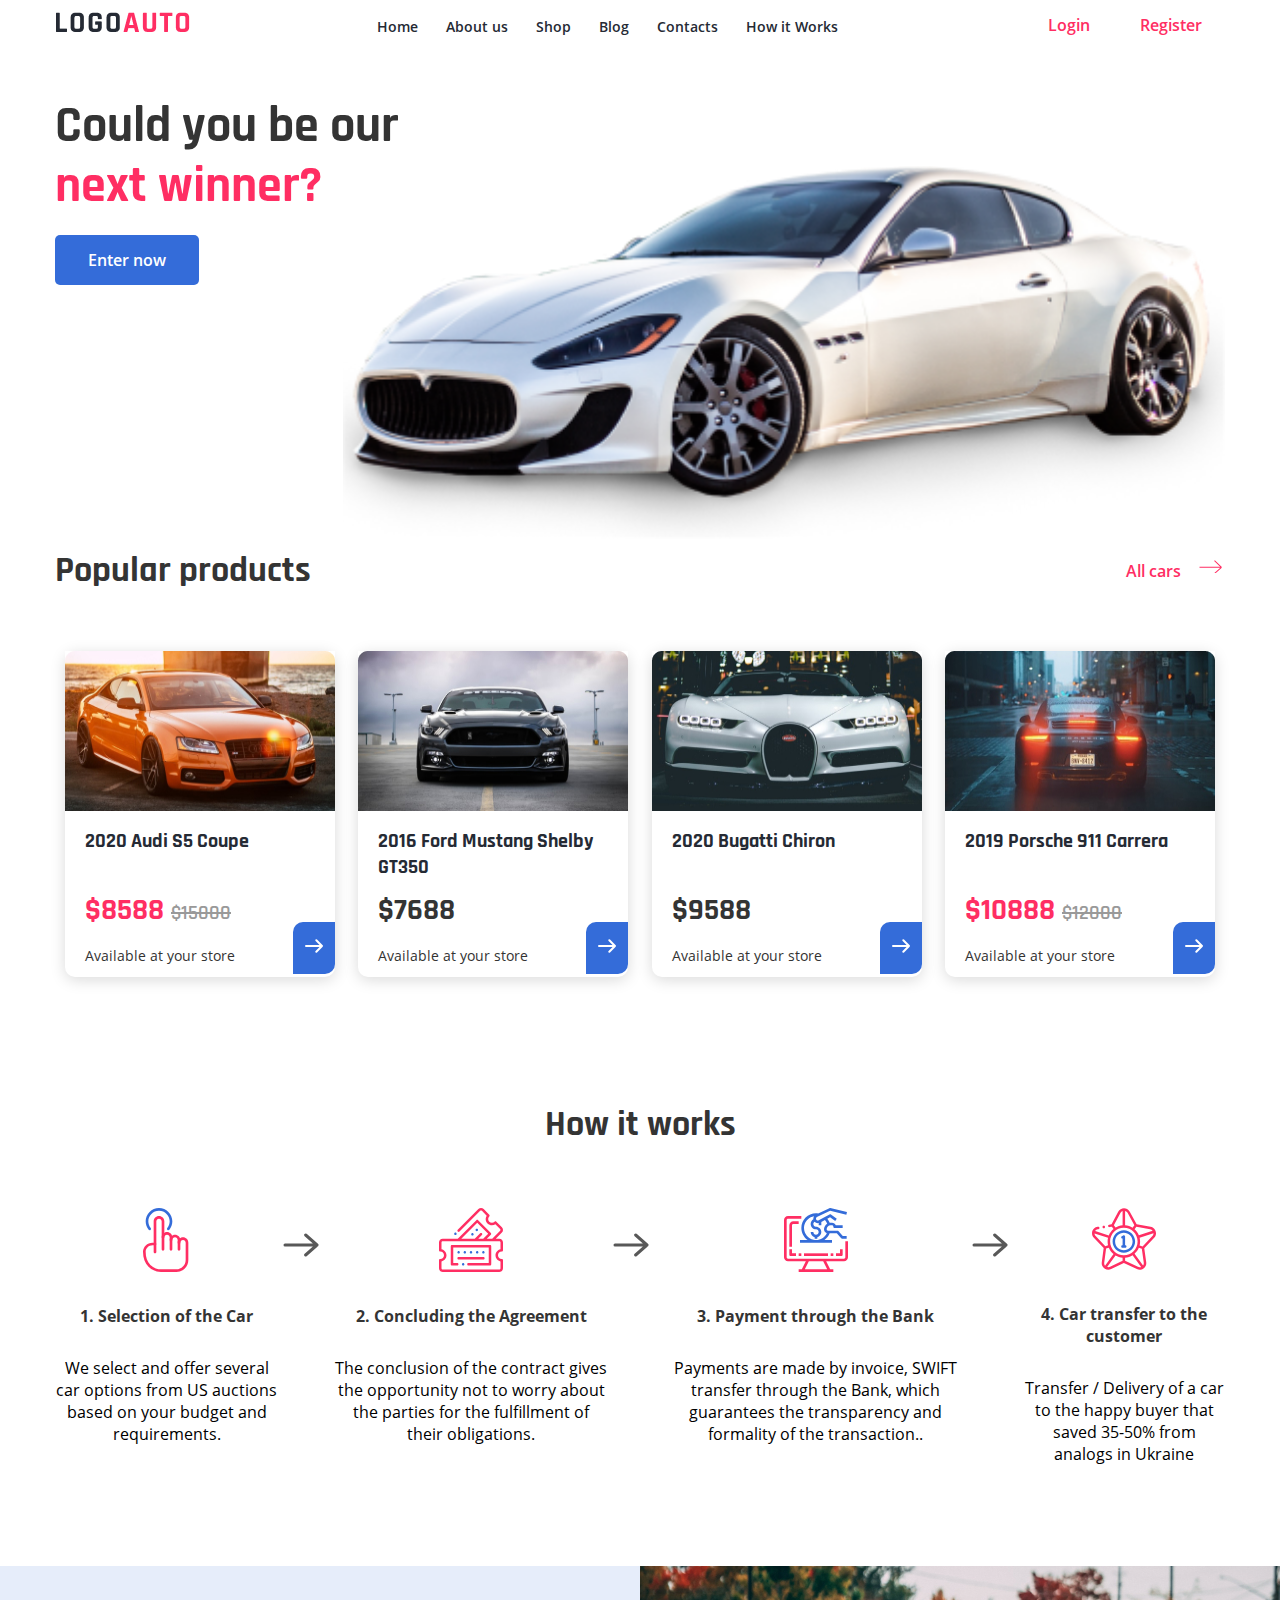
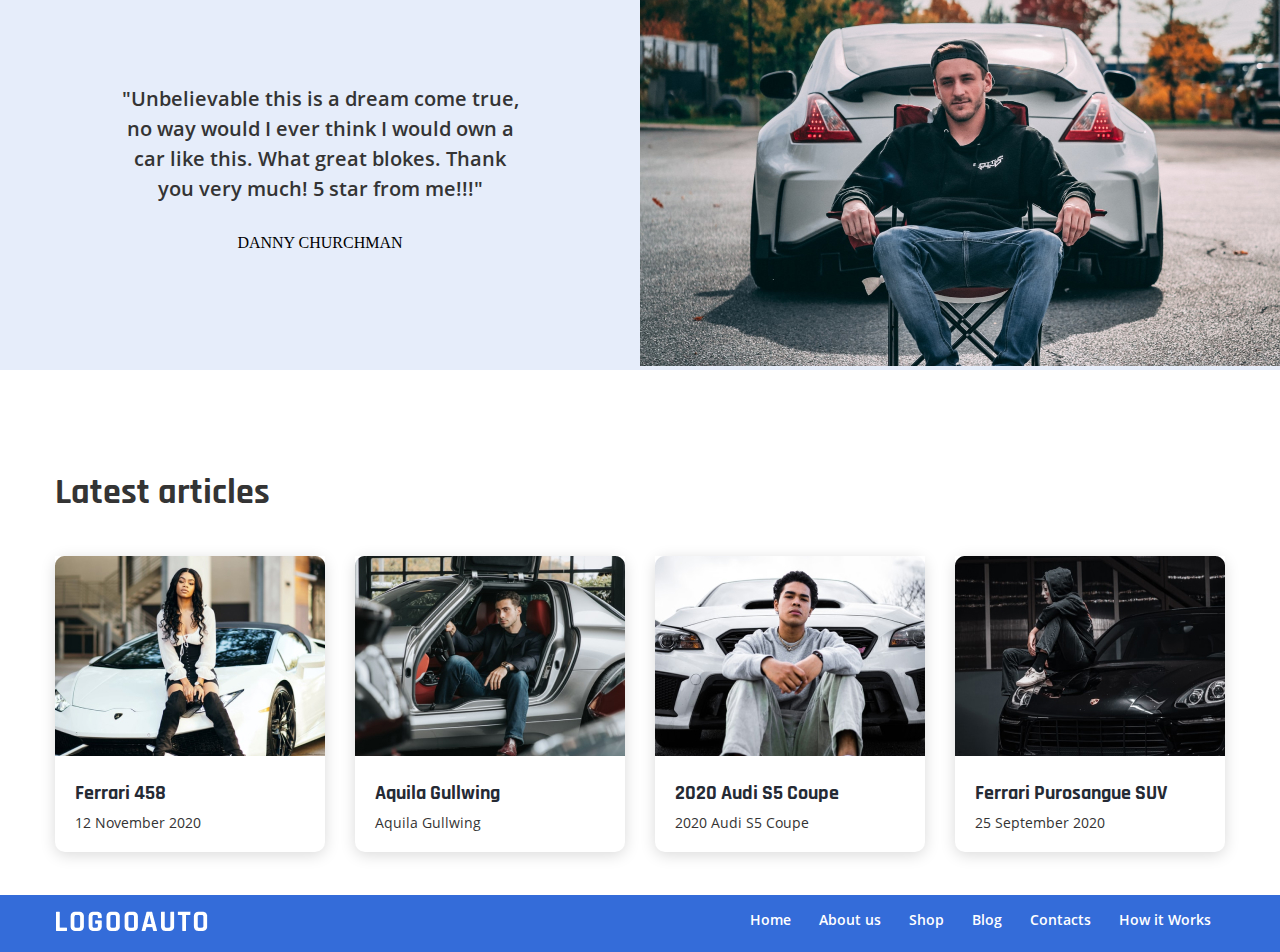
<file: app/index.html>
<!DOCTYPE html>
<html lang="en">

<head>
    <meta charset="UTF-8">
    <meta http-equiv="X-UA-Compatible" content="IE=edge">
    <meta name="viewport" content="width=device-width, initial-scale=1.0">
    <link rel="icon" href="favicon.png">
    <link rel="stylesheet" href="css/main.css">
    <title>LogoAuto</title>
</head>

<body>
    <div class="page-wrapper">
        <header class="header">
            <div class="container">
                <div class="header__content flex flex_space-between flex_align-end">
                    <a href="/"><img class="logo header__logo" src="assets/images/LOGOAuto.png" alt="logo"></a>
                    <nav class="nav header__nav">
                        <ul class="nav__items flex flex_space-between">
                            <li class="nav__item"><a class="nav__item-link" href="index.html">Home</a></li>
                            <li class="nav__item"><a class="nav__item-link" href="#">About us</a></li>
                            <li class="nav__item"><a class="nav__item-link" href="shop.html">Shop</a></li>
                            <li class="nav__item"><a class="nav__item-link" href="#">Blog</a></li>
                            <li class="nav__item"><a class="nav__item-link" href="#">Contacts</a></li>
                            <li class="nav__item"><a class="nav__item-link" href="#">How it Works</a></li>
                        </ul>
                    </nav>
                    <div class="auth-block">
                        <a class="button auth-block__button" href="login.html">Login</a>
                        <a class="button auth-block__button" href="register.html">Register</a>
                    </div>
                </div>
            </div>
        </header>
        <main>
            <section class="banner">
                <div class="container">
                    <div class="flex flex_space-between">
                        <div class="banner__content">
                            <h1 class="title title_big banner__title">
                                Could you be our <span class="title title_big title_red">next winner?</span>
                            </h1>
                            <div class="banner__button">
                                <a class="button button_mariner banner__btn" href="#">Enter now</a>
                            </div>
                        </div>
                        <div class="banner__content-img position_relative">
                            <img class="banner__img position_absolute" src="assets/images/banner-img.png" alt="car">
                        </div>
                    </div>
                </div>
            </section>
            <section class="products">
                <div class="container">
                    <div class="products__content flex flex_space-between">
                        <h2 class="title products__title">
                            Popular products
                        </h2>
                        <div class="flex_self-center">
                            <a class="products__link title_red position_relative" href="#">All cars</a>
                        </div>
                    </div>
                    <div class="product__inner flex flex_space-between flex_wrap">
                        <article class="product">
                            <div class="product__box">
                                <img class="product__img" src="assets/images/product-audi.jpg" alt="audi">
                                <div class="product__content position_relative">
                                    <h5 class="title product__title product__title_height">
                                        2020 Audi S5 Coupe
                                    </h5>
                                    <p class="title title_red product__price">
                                        $8588 <span class="product__price-old line-through">$15000</span>
                                    </p>
                                    <p class="product__text">
                                        Available at your store
                                    </p>
                                    <div class="product__arrow position_absolute">
                                        <a class="product__arrow-link" href="#"><img
                                                src="assets/icons/arrow-r-white.svg" alt="arrow"></a>
                                    </div>
                                </div>
                            </div>
                        </article>
                        <article class="product">
                            <div class="product__box">
                                <img class="product__img" src="assets/images/product-ford.jpg" alt="bugatti">
                                <div class="product__content position_relative">
                                    <h5 class="title product__title product__title_height">
                                        2016 Ford Mustang Shelby GT350
                                    </h5>
                                    <p class="title product__price">
                                        $7688
                                    </p>
                                    <p class="product__text">
                                        Available at your store
                                    </p>
                                    <div class="product__arrow position_absolute">
                                        <a class="product__arrow-link" href="#"><img
                                                src="assets/icons/arrow-r-white.svg" alt="arrow"></a>
                                    </div>
                                </div>
                            </div>
                        </article>
                        <article class="product">
                            <div class="product__box">
                                <img class="product__img" src="assets/images/product-bugatti.jpg" alt="ford">
                                <div class="product__content position_relative">
                                    <h5 class="title product__title product__title_height">
                                        2020 Bugatti Chiron
                                    </h5>
                                    <p class="title product__price">
                                        $9588
                                    </p>
                                    <p class="product__text">
                                        Available at your store
                                    </p>
                                    <div class="product__arrow position_absolute">
                                        <a class="product__arrow-link" href="#"><img
                                                src="assets/icons/arrow-r-white.svg" alt="arrow"></a>
                                    </div>
                                </div>
                            </div>
                        </article>
                        <article class="product">
                            <div class="product__box">
                                <img class="product__img" src="assets/images/product-porshe.jpg" alt="porshe">
                                <div class="product__content position_relative">
                                    <h5 class="title product__title product__title_height">
                                        2019 Porsche 911 Carrera
                                    </h5>
                                    <p class="title title_red product__price">
                                        $10888 <span class="product__price-old line-through">$12000</span>
                                    </p>
                                    <p class="product__text">
                                        Available at your store
                                    </p>
                                    <div class="product__arrow position_absolute">
                                        <a class="product__arrow-link" href="#"><img
                                                src="assets/icons/arrow-r-white.svg" alt="arrow"></a>
                                    </div>
                                </div>
                            </div>
                        </article>
                    </div>
                </div>
            </section>
            <section class="work">
                <div class="container">
                    <h2 class="title products__title text-center work__title">
                        How it works
                    </h2>
                    <div class="work__items flex flex_space-between">
                        <div class="work__item text-center">
                            <img class="work__item-img" src="assets/images/work-finger.svg" alt="choose">
                            <h5 class="work__item-title">1. Selection of the Car</h5>
                            <p class="work__item-text"> We select and offer several car options from US auctions based
                                on
                                your budget and requirements.</p>
                        </div>
                        <div class="work__item text-center">
                            <img class="work__item-img" src="assets/images/work-ticket.svg" alt="ticket">
                            <h5 class="work__item-title">2. Concluding the Agreement</h5>
                            <p class="work__item-text"> The conclusion of the contract gives the opportunity not to
                                worry
                                about the parties for the fulfillment of their obligations.</p>
                        </div>
                        <div class="work__item text-center">
                            <img class="work__item-img" src="assets/images/work-pay.svg" alt="pay">
                            <h5 class="work__item-title">3. Payment through the Bank</h5>
                            <p class="work__item-text"> Payments are made by invoice, SWIFT transfer through the Bank,
                                which
                                guarantees the transparency and formality of the transaction..</p>
                        </div>
                        <div class="work__item text-center">
                            <img class="work__item-img" src="assets/images/work-finish.svg" alt="finish">
                            <h5 class="work__item-title">4. Car transfer to the customer</h5>
                            <p class="work__item-text"> Transfer / Delivery of a car to the happy buyer that saved
                                35-50%
                                from analogs in Ukraine</p>
                        </div>
                    </div>
                </div>
            </section>
            <section class="comment">
                <div class="comment__inner flex flex_space-between">
                    <div class="comment__content flex_center flex_self-center text-center">
                        <p class="comment__content-text">
                            "Unbelievable this is a dream come true, no way would I ever think I would own a car like
                            this.
                            What great blokes. Thank you very much! 5 star from me!!!"
                        </p>
                        <p class="comment__content-author uppercase">Danny Churchman</p>
                    </div>
                    <div class="comment__img flex_basis-50">
                        <img src="assets/images/comment-img.jpg" alt="buyer">
                    </div>
                </div>
            </section>
            <section class="articles">
                <div class="container">
                    <h2 class="title articles__title">
                        Latest articles
                    </h2>
                    <div class="articles__description flex flex_space-between">
                        <article class="articles__content flex_basis-25">
                            <img class="articles__content-img" src="assets/images/articles-1.jpg" alt="porshe">
                            <div class="articles__inner">
                                <h5 class="title articles__inner-title">
                                    Ferrari 458
                                </h5>
                                <div class="product__text articles__inner-text">
                                    12 November 2020
                                </div>
                            </div>
                        </article>
                        <article class="articles__content flex_basis-25">
                            <img class="articles__content-img" src="assets/images/articles-2.jpg" alt="porshe">
                            <div class="articles__inner">
                                <h5 class="title articles__inner-title">
                                    Aquila Gullwing
                                </h5>
                                <div class="product__text articles__inner-text">
                                    Aquila Gullwing
                                </div>
                            </div>
                        </article>
                        <article class="articles__content flex_basis-25">
                            <img class="articles__content-img" src="assets/images/articles-3.jpg" alt="porshe">
                            <div class="articles__inner">
                                <h5 class="title articles__inner-title">
                                    2020 Audi S5 Coupe
                                </h5>
                                <div class="product__text articles__inner-text">
                                    2020 Audi S5 Coupe
                                </div>
                            </div>
                        </article>
                        <article class="articles__content flex_basis-25">
                            <img class="articles__content-img" src="assets/images/articles-4.jpg" alt="porshe">
                            <div class="articles__inner">
                                <h5 class="title articles__inner-title">
                                    Ferrari Purosangue SUV
                                </h5>
                                <div class="product__text articles__inner-text">
                                    25 September 2020
                                </div>
                            </div>
                        </article>
                    </div>
                </div>
            </section>
        </main>
        <footer class="footer">
            <div class="container">
                <div class="footer__inner flex flex_space-between">
                    <a href="#"><img class="logo footer__logo" src="assets/images/Logo-footer.png" alt="logo"></a>
                    <nav class="nav">
                        <ul class="nav__items flex flex_space-between footer__nav">
                            <li class="nav__item"><a class="nav__item-link nav__item-link-footer" href="#">Home</a>
                            </li>
                            <li class="nav__item"><a class="nav__item-link nav__item-link-footer" href="#">About
                                    us</a>
                            </li>
                            <li class="nav__item"><a class="nav__item-link nav__item-link-footer"
                                    href="shop.html">Shop</a>
                            </li>
                            <li class="nav__item"><a class="nav__item-link nav__item-link-footer" href="#">Blog</a>
                            </li>
                            <li class="nav__item"><a class="nav__item-link nav__item-link-footer" href="#">Contacts</a>
                            </li>
                            <li class="nav__item"><a class="nav__item-link nav__item-link-footer" href="#">How it
                                    Works</a></li>
                        </ul>
                    </nav>
                </div>
            </div>
        </footer>
    </div>
</body>

</html>
</file>
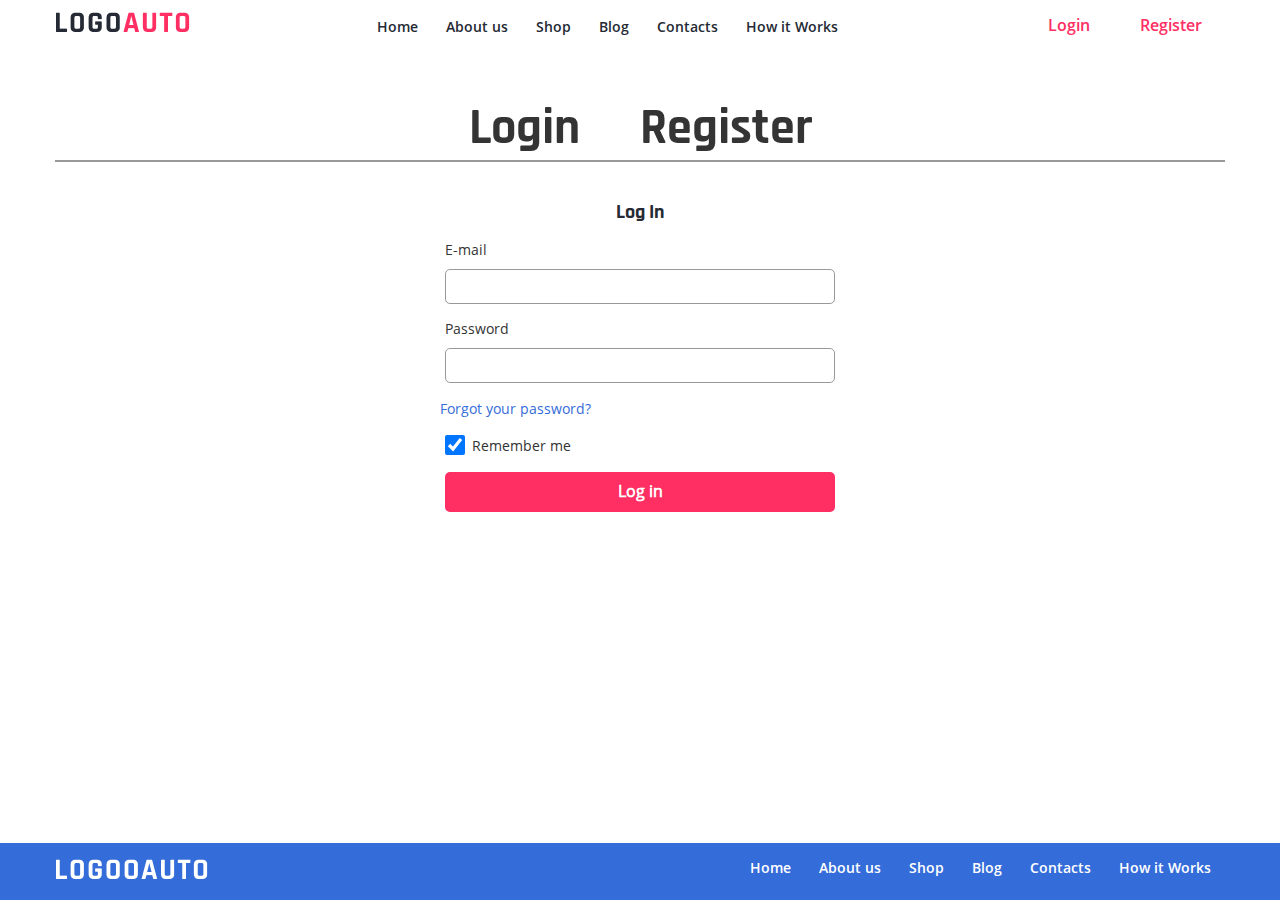
<file: app/login.html>
<!DOCTYPE html>
<html lang="en">

<head>
    <meta charset="UTF-8">
    <meta http-equiv="X-UA-Compatible" content="IE=edge">
    <meta name="viewport" content="width=device-width, initial-scale=1.0">
    <link rel="icon" href="favicon.png">
    <link rel="stylesheet" href="css/main.css">
    <title>LogoAuto</title>
</head>

<body>
    <div class="page-wrapper">
        <header class="header">
            <div class="container">
                <div class="header__content flex flex_space-between flex_align-end">
                    <a href="index.html"><img class="logo header__logo" src="assets/images/LOGOAuto.png" alt="logo"></a>
                    <nav class="nav header__nav">
                        <ul class="nav__items flex flex_space-between">
                            <li class="nav__item"><a class="nav__item-link" href="index.html">Home</a></li>
                            <li class="nav__item"><a class="nav__item-link" href="#">About us</a></li>
                            <li class="nav__item"><a class="nav__item-link" href="shop.html">Shop</a></li>
                            <li class="nav__item"><a class="nav__item-link" href="#">Blog</a></li>
                            <li class="nav__item"><a class="nav__item-link" href="#">Contacts</a></li>
                            <li class="nav__item"><a class="nav__item-link" href="#">How it Works</a></li>
                        </ul>
                    </nav>
                    <div class="auth-block">
                        <a class="button auth-block__button" href="login.html">Login</a>
                        <a class="button auth-block__button" href="register.html">Register</a>
                    </div>
                </div>
            </div>
        </header>
        <main>
            <div class="container">
                <div class="tabs">
                    <ul class="tabs__nav flex flex_center">
                        <li class="tabs__item">
                            <a class="tabs__link" href="#login">Login</a>
                        </li>
                        <li class="tabs__item">
                            <a class="tabs__link tabs__link--active" href="#register">Register</a>
                        </li>
                        <li class="tabs__devider"></li>
                    </ul>
                    <div class="tabs__body">
                        <div class="tabs__content" id="login">
                            <div class="tabs__title text-center">Log In</div>
                            <form class="flex flex_center" action="#" method="POST">
                                <div class="form__login">
                                    <div class="form__controls">
                                        <label class="form__login-title" for="mail">E-mail</label>
                                        <input class="form__input" minlength="5" type="email" name="email" required>
                                    </div>
                                    <div class="form__controls">
                                        <label class="form__login-title" for="password">Password</label>
                                        <input class="form__input" required type="password" name="Password"
                                            id="Password">
                                    </div>
                                    <div class="form__forgot">
                                        <a class="form__forgot-link" href="#">Forgot your password?</a>
                                    </div>
                                    <div class="form__controls form__controls_checkbox">
                                        <input class="form__input form__input-checkbox" checked type="checkbox"
                                            name="keep" id="keep">
                                        <label class="form__label form__label-checkbox" for="keep">
                                            Remember me
                                        </label>
                                    </div>
                                    <div class="form__controls form__controls-submit text-center">
                                        <button type="submit" class="form__button">Log in</button>
                                    </div>
                                </div>
                            </form>
                        </div>
                    </div>
                </div>
            </div>
        </main>
        <footer class="footer">
            <div class="container">
                <div class="footer__inner flex flex_space-between">
                    <a href="#"><img class="logo footer__logo" src="assets/images/Logo-footer.png" alt="logo"></a>
                    <nav class="nav">
                        <ul class="nav__items flex flex_space-between footer__nav">
                            <li class="nav__item"><a class="nav__item-link nav__item-link-footer" href="#">Home</a>
                            </li>
                            <li class="nav__item"><a class="nav__item-link nav__item-link-footer" href="#">About
                                    us</a>
                            </li>
                            <li class="nav__item"><a class="nav__item-link nav__item-link-footer"
                                    href="shop.html">Shop</a>
                            </li>
                            <li class="nav__item"><a class="nav__item-link nav__item-link-footer" href="#">Blog</a>
                            </li>
                            <li class="nav__item"><a class="nav__item-link nav__item-link-footer" href="#">Contacts</a>
                            </li>
                            <li class="nav__item"><a class="nav__item-link nav__item-link-footer" href="#">How it
                                    Works</a></li>
                        </ul>
                    </nav>
                </div>
            </div>
        </footer>
    </div>
</body>

</html>
</file>
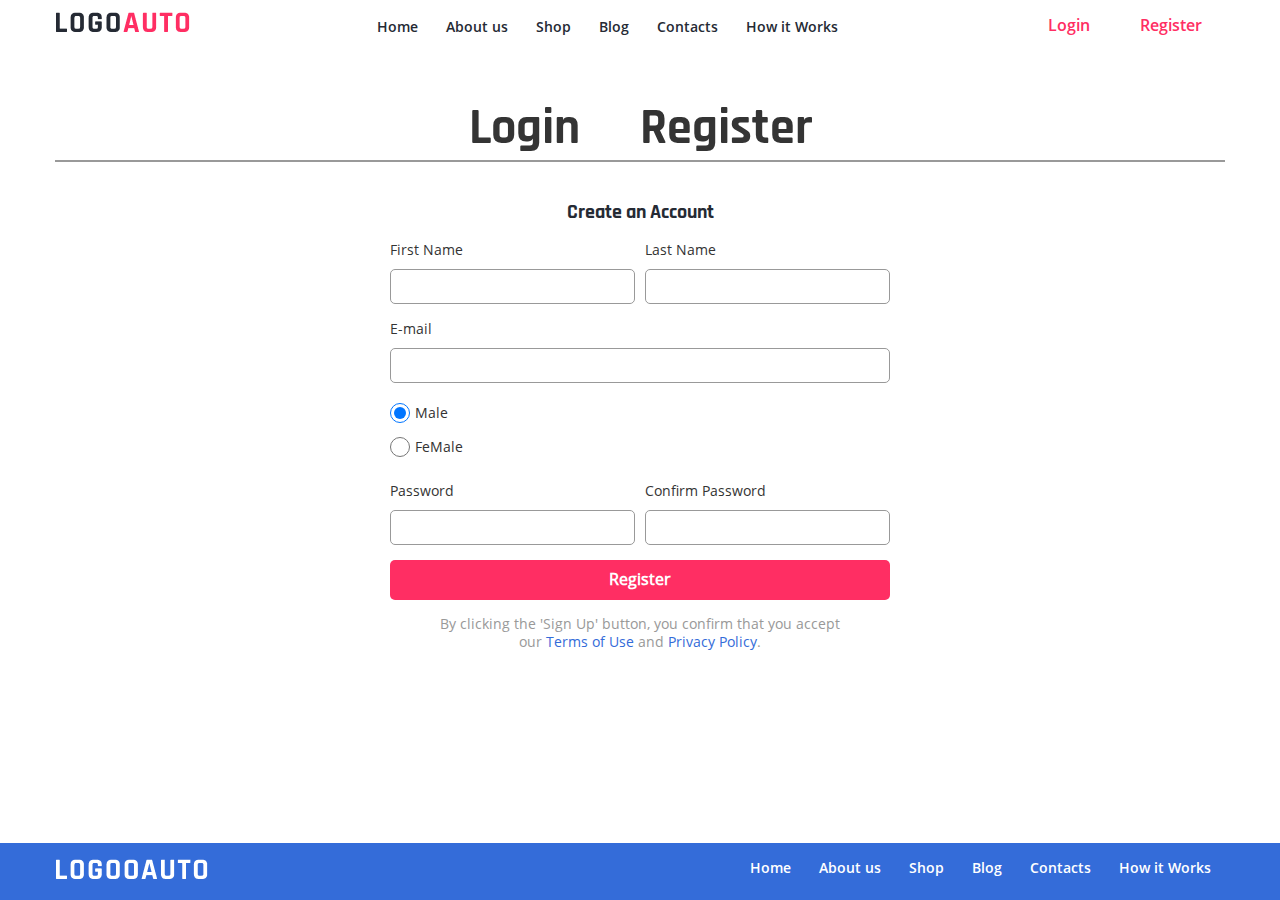
<file: app/register.html>
<!DOCTYPE html>
<html lang="en">

<head>
    <meta charset="UTF-8">
    <meta http-equiv="X-UA-Compatible" content="IE=edge">
    <meta name="viewport" content="width=device-width, initial-scale=1.0">
    <link rel="icon" href="favicon.png">
    <link rel="stylesheet" href="css/main.css">
    <title>LogoAuto</title>
</head>

<body>
    <div class="page-wrapper">
        <header class="header">
            <div class="container">
                <div class="header__content flex flex_space-between flex_align-end">
                    <a href="#"><img class="logo header__logo" src="assets/images/LOGOAuto.png" alt="logo"></a>
                    <nav class="nav header__nav">
                        <ul class="nav__items flex flex_space-between">
                            <li class="nav__item"><a class="nav__item-link" href="index.html">Home</a></li>
                            <li class="nav__item"><a class="nav__item-link" href="#">About us</a></li>
                            <li class="nav__item"><a class="nav__item-link" href="shop.html">Shop</a></li>
                            <li class="nav__item"><a class="nav__item-link" href="#">Blog</a></li>
                            <li class="nav__item"><a class="nav__item-link" href="#">Contacts</a></li>
                            <li class="nav__item"><a class="nav__item-link" href="#">How it Works</a></li>
                        </ul>
                    </nav>
                    <div class="auth-block">
                        <a class="button auth-block__button" href="login.html">Login</a>
                        <a class="button auth-block__button" href="register.html">Register</a>
                    </div>
                </div>
            </div>
        </header>
        <main>
            <div class="container">
                <div class="tabs">
                    <ul class="tabs__nav flex flex_center">
                        <li class="tabs__item">
                            <a class="tabs__link" href="#login">Login</a>
                        </li>
                        <li class="tabs__item">
                            <a class="tabs__link tabs__link--active" href="#register">Register</a>
                        </li>
                        <li class="tabs__devider"></li>
                    </ul>
                    <div class="tabs__body">
                        <div class="tabs__content" id="register">
                            <div class="tabs__title text-center">Create an Account</div>
                            <form class="flex flex_center" action="#" method="POST">
                                <div class="form__login">
                                    <div class="form__name flex flex_center">
                                        <div class="form__controls">
                                            <label class="form__login-title" for="name">First Name</label>
                                            <input class="form__input form__input-50" id="name" minlength="2"
                                                type="text" name="Username" required>
                                        </div>
                                        <div class="form__controls">
                                            <label class="form__login-title" for="last-name">Last Name</label>
                                            <input class="form__input form__input-50" id="last-name" minlength="2"
                                                type="text" name="Userlastname" required>
                                        </div>
                                    </div>
                                    <div class="flex flex_center">
                                        <div class="form__controls">
                                            <label class="form__login-title" for="mail">E-mail</label>
                                            <input class="form__input form__input_register" id="mail" minlength="5"
                                                type="email" name="Username" required>
                                        </div>
                                    </div>
                                    <div class="form__controls flex">
                                        <label class="form__login-title form__gender" for="male"><input
                                                class="form__gender_radio" id="male" checked type="radio" name="gender"
                                                value="male">Male
                                        </label>
                                        <label class="form__login-title form__gender" for="female"><input
                                                class="form__gender_radio" id="female" type="radio" name="gender"
                                                value="male">FeMale
                                        </label>
                                    </div>
                                    <div class="form__password flex flex_center">
                                        <div class="form__controls">
                                            <label class="form__login-title" for="password">Password</label>
                                            <input class="form__input form__input-50" id="password" required
                                                type="password" name="Password">
                                        </div>
                                        <div class="form__controls">
                                            <label class="form__login-title" for="confirm-password">Confirm Password
                                            </label>
                                            <input class="form__input form__input-50" id="confirm-password" required
                                                type="password" name="confirm_password">
                                        </div>
                                    </div>
                                    <div class="form__controls form__controls-submit text-center">
                                        <button type="submit" class="form__button">Register</button>
                                    </div>
                                </div>
                            </form>
                            <div class="form__info text-center">
                                By clicking the 'Sign Up' button, you confirm that you accept our
                                <a class="form__info-link" href="#">Terms of Use</a> and <a class="form__info-link"
                                    href="#">Privacy Policy</a>.
                            </div>
                        </div>
                    </div>
                </div>
            </div>
        </main>
        <footer class="footer">
            <div class="container">
                <div class="footer__inner flex flex_space-between">
                    <a href="#"><img class="logo footer__logo" src="assets/images/Logo-footer.png" alt="logo"></a>
                    <nav class="nav">
                        <ul class="nav__items flex flex_space-between footer__nav">
                            <li class="nav__item"><a class="nav__item-link nav__item-link-footer" href="#">Home</a>
                            </li>
                            <li class="nav__item"><a class="nav__item-link nav__item-link-footer" href="#">About
                                    us</a>
                            </li>
                            <li class="nav__item"><a class="nav__item-link nav__item-link-footer"
                                    href="shop.html">Shop</a>
                            </li>
                            <li class="nav__item"><a class="nav__item-link nav__item-link-footer" href="#">Blog</a>
                            </li>
                            <li class="nav__item"><a class="nav__item-link nav__item-link-footer" href="#">Contacts</a>
                            </li>
                            <li class="nav__item"><a class="nav__item-link nav__item-link-footer" href="#">How it
                                    Works</a></li>
                        </ul>
                    </nav>
                </div>
            </div>
        </footer>
    </div>
</body>

</html>
</file>
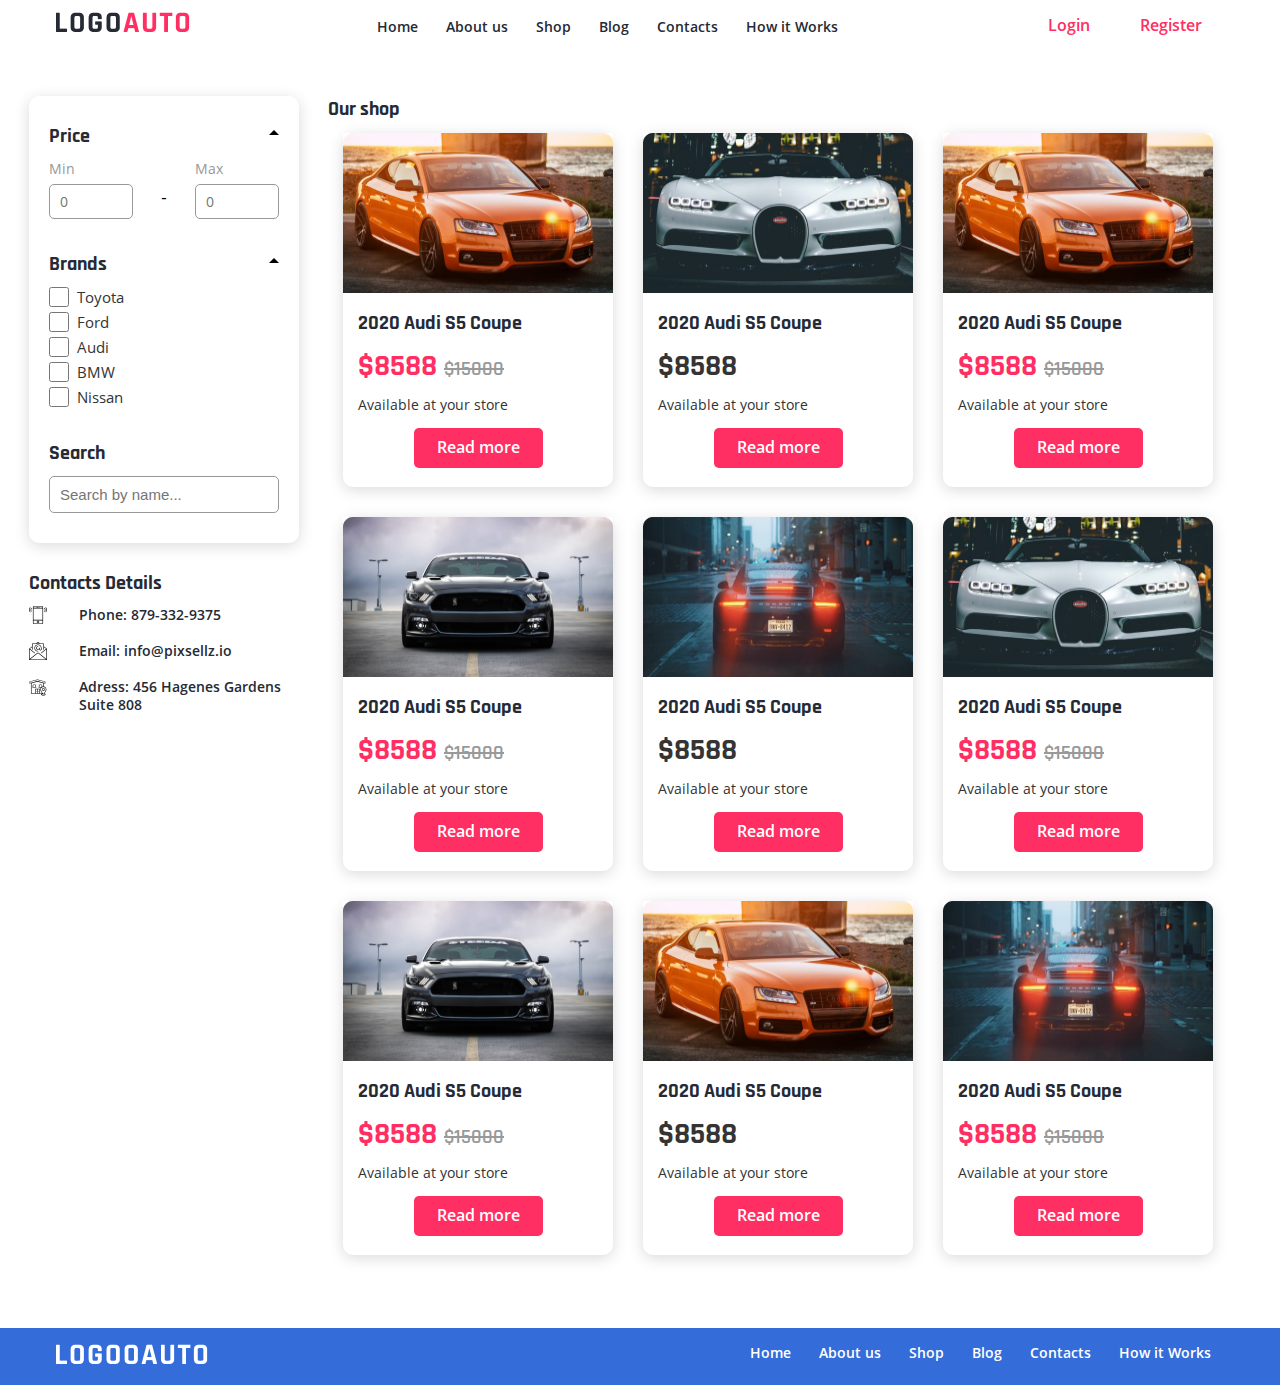
<file: app/shop.html>
<!DOCTYPE html>
<html lang="en">

<head>
    <meta charset="UTF-8">
    <meta http-equiv="X-UA-Compatible" content="IE=edge">
    <meta name="viewport" content="width=device-width, initial-scale=1.0">
    <link rel="icon" href="favicon.png">
    <link rel="stylesheet" href="css/main.css">
    <title>LogoAuto</title>
</head>

<body>
    <div class="page-wrapper">
        <header class="header">
            <div class="container">
                <div class="header__content flex flex_space-between flex_align-end">
                    <a href="index.html"><img class="logo header__logo" src="assets/images/LOGOAuto.png" alt="logo"></a>
                    <nav class="nav header__nav">
                        <ul class="nav__items flex flex_space-between">
                            <li class="nav__item"><a class="nav__item-link" href="index.html">Home</a></li>
                            <li class="nav__item"><a class="nav__item-link" href="#">About us</a></li>
                            <li class="nav__item"><a class="nav__item-link" href="shop.html">Shop</a></li>
                            <li class="nav__item"><a class="nav__item-link" href="#">Blog</a></li>
                            <li class="nav__item"><a class="nav__item-link" href="#">Contacts</a></li>
                            <li class="nav__item"><a class="nav__item-link" href="#">How it Works</a></li>
                        </ul>
                    </nav>
                    <div class="auth-block">
                        <a class="button auth-block__button" href="login.html">Login</a>
                        <a class="button auth-block__button" href="register.html">Register</a>
                    </div>
                </div>
            </div>
        </header>
        <aside class="aside">
            <form class="form" action="#" method="get">
                <div class="aside__price">
                    <h5 class="title aside__title aside__title-after">Price</h5>
                    <div class="aside__price-content flex flex_space-between">
                        <div>
                            <p class="aside__price-title">Min</p>
                            <input class="form__item aside__price-form aside__price-form_left" type="number" min="0"
                                name="min-price" placeholder="0" required>
                        </div>
                        <div class="aside__price-dash">-</div>
                        <div>
                            <p class="aside__price-title">Max</p>
                            <input class="form__item aside__price-form" type="number" min="1" name="max-price"
                                placeholder="0" required>
                        </div>
                    </div>
                </div>
                <div class="aside__brands">
                    <h5 class="title aside__title aside__title-after">Brands</h5>
                    <ul class="aside__brands-items">
                        <li class="aside__brands-item"><input class="aside__brands-input" type="checkbox"
                                id="toyota"><label class="aside__brands-label" for="toyota">Toyota</label>
                        </li>
                        <li class="aside__brands-item"><input class="aside__brands-input" type="checkbox"
                                id="ford"><label class="aside__brands-label" for="ford">Ford</label>
                        </li>
                        <li class="aside__brands-item"><input class="aside__brands-input" type="checkbox"
                                id="audi"><label class="aside__brands-label" for="audi">Audi</label>
                        </li>
                        <li class="aside__brands-item"><input class="aside__brands-input" type="checkbox"
                                id="bmw"><label class="aside__brands-label" for="bmw">BMW</label>
                        </li>
                        <li class="aside__brands-item"><input class="aside__brands-input" type="checkbox"
                                id="nissan"><label class="aside__brands-label" for="nissan">Nissan</label>
                        </li>
                    </ul>
                </div>
                <div class="aside__search">
                    <h5 class="title aside__title">Search</h5>
                    <input class="aside__search-name" type="text" placeholder="Search by name...">
                </div>
            </form>
            <div class="aside__contacts">
                <h5 class="title aside__title">Contacts Details</h5>
                <div class="aside__contacts-item">
                    <a class="aside__contacts-link aside__contacts-tel" href="tel:8793329375">Phone:
                        879-332-9375</a>
                </div>
                <div class="aside__contacts-item">
                    <a class="aside__contacts-link aside__contacts-mail" href="mailto:Email: info@pixsellz.io">Email:
                        info@pixsellz.io</a>
                </div>
                <div class="aside__contacts-item">
                    <a class="aside__contacts-link aside__contacts-location" href="#">Adress: 456 Hagenes Gardens
                        Suite
                        808</a>
                </div>
            </div>
        </aside>
        <main>
            <section class="shop__content">
                <h1 class="title title_big shop__title">
                    Our shop</h1>
                <div class="shop__items flex flex_wrap ">
                    <article class="shop__box">
                        <div class="shop__item">
                            <img class="shop__img" src="assets/images/product-audi.jpg" alt="audi">
                            <div class="shop__content">
                                <h5 class="title shop__title">
                                    2020 Audi S5 Coupe
                                </h5>
                                <p class="title title_red shop__price">
                                    $8588 <span class="shop__price_old">$15000</span>
                                </p>
                                <p class="shop__text">
                                    Available at your store
                                </p>
                                <div class="shop__button text-center">
                                    <a class="shop__button-link" href="#">Read more</a>
                                </div>
                            </div>
                        </div>
                    </article>
                    <article class="shop__box">
                        <div class="shop__item">
                            <img class="shop__img" src="assets/images/product-bugatti.jpg" alt="audi">
                            <div class="shop__content">
                                <h5 class="title shop__title">
                                    2020 Audi S5 Coupe
                                </h5>
                                <p class="title shop__price">
                                    $8588
                                </p>
                                <p class="shop__text">
                                    Available at your store
                                </p>
                                <div class="shop__button text-center">
                                    <a class="shop__button-link" href="#">Read more</a>
                                </div>
                            </div>
                        </div>
                    </article>
                    <article class="shop__box">
                        <div class="shop__item">
                            <img class="shop__img" src="assets/images/product-audi.jpg" alt="audi">
                            <div class="shop__content">
                                <h5 class="title shop__title">
                                    2020 Audi S5 Coupe
                                </h5>
                                <p class="title title_red shop__price">
                                    $8588 <span class="shop__price_old">$15000</span>
                                </p>
                                <p class="shop__text">
                                    Available at your store
                                </p>
                                <div class="shop__button text-center">
                                    <a class="shop__button-link" href="#">Read more</a>
                                </div>
                            </div>
                        </div>
                    </article>
                    <article class="shop__box">
                        <div class="shop__item">
                            <img class="shop__img" src="assets/images/product-ford.jpg" alt="audi">
                            <div class="shop__content">
                                <h5 class="title shop__title">
                                    2020 Audi S5 Coupe
                                </h5>
                                <p class="title title_red shop__price">
                                    $8588 <span class="shop__price_old">$15000</span>
                                </p>
                                <p class="shop__text">
                                    Available at your store
                                </p>
                                <div class="shop__button text-center">
                                    <a class="shop__button-link" href="#">Read more</a>
                                </div>
                            </div>
                        </div>
                    </article>
                    <article class="shop__box">
                        <div class="shop__item">
                            <img class="shop__img" src="assets/images/product-porshe.jpg" alt="audi">
                            <div class="shop__content">
                                <h5 class="title shop__title">
                                    2020 Audi S5 Coupe
                                </h5>
                                <p class="title shop__price">
                                    $8588
                                </p>
                                <p class="shop__text">
                                    Available at your store
                                </p>
                                <div class="shop__button text-center">
                                    <a class="shop__button-link" href="#">Read more</a>
                                </div>
                            </div>
                        </div>
                    </article>
                    <article class="shop__box">
                        <div class="shop__item">
                            <img class="shop__img" src="assets/images/product-bugatti.jpg" alt="audi">
                            <div class="shop__content">
                                <h5 class="title shop__title">
                                    2020 Audi S5 Coupe
                                </h5>
                                <p class="title title_red shop__price">
                                    $8588 <span class="shop__price_old">$15000</span>
                                </p>
                                <p class="shop__text">
                                    Available at your store
                                </p>
                                <div class="shop__button text-center">
                                    <a class="shop__button-link" href="#">Read more</a>
                                </div>
                            </div>
                        </div>
                    </article>
                    <article class="shop__box">
                        <div class="shop__item">
                            <img class="shop__img" src="assets/images/product-ford.jpg" alt="audi">
                            <div class="shop__content">
                                <h5 class="title shop__title">
                                    2020 Audi S5 Coupe
                                </h5>
                                <p class="title title_red shop__price">
                                    $8588 <span class="shop__price_old">$15000</span>
                                </p>
                                <p class="shop__text">
                                    Available at your store
                                </p>
                                <div class="shop__button text-center">
                                    <a class="shop__button-link" href="#">Read more</a>
                                </div>
                            </div>
                        </div>
                    </article>
                    <article class="shop__box">
                        <div class="shop__item">
                            <img class="shop__img" src="assets/images/product-audi.jpg" alt="audi">
                            <div class="shop__content">
                                <h5 class="title shop__title">
                                    2020 Audi S5 Coupe
                                </h5>
                                <p class="title shop__price">
                                    $8588
                                </p>
                                <p class="shop__text">
                                    Available at your store
                                </p>
                                <div class="shop__button text-center">
                                    <a class="shop__button-link" href="#">Read more</a>
                                </div>
                            </div>
                        </div>
                    </article>
                    <article class="shop__box">
                        <div class="shop__item">
                            <img class="shop__img" src="assets/images/product-porshe.jpg" alt="audi">
                            <div class="shop__content">
                                <h5 class="title shop__title">
                                    2020 Audi S5 Coupe
                                </h5>
                                <p class="title title_red shop__price">
                                    $8588 <span class="shop__price_old">$15000</span>
                                </p>
                                <p class="shop__text">
                                    Available at your store
                                </p>
                                <div class="shop__button text-center">
                                    <a class="shop__button-link" href="#">Read more</a>
                                </div>
                            </div>
                        </div>
                    </article>
                </div>
                <nav class="pagination flex flex_center flex_align-center">
                    <ul class="pagination__list flex">
                        <li class="pagination__item"><a class="pagination__link" href="#">1</a></li>
                        <li class="pagination__item"><a class="pagination__link" href="#">2</a></li>
                        <li class="pagination__item"><a class="pagination__link" href="#">3</a></li>
                        <li class="pagination__item"><a class="pagination__link" href="#">4</a></li>
                        <li class="pagination__item pagination__dots">...</li>
                        <li class="pagination__item"><a class="pagination__link" href="#">10</a></li>
                    </ul><a class="pagination__link pagination__btn" href="#">Next</a>
                </nav>
            </section>
        </main>
        <footer class="footer">
            <div class="container">
                <div class="footer__inner flex flex_space-between">
                    <a href="#"><img class="logo footer__logo" src="assets/images/Logo-footer.png" alt="logo"></a>
                    <nav class="nav">
                        <ul class="nav__items flex flex_space-between footer__nav">
                            <li class="nav__item"><a class="nav__item-link nav__item-link-footer" href="#">Home</a>
                            </li>
                            <li class="nav__item"><a class="nav__item-link nav__item-link-footer" href="#">About
                                    us</a>
                            </li>
                            <li class="nav__item"><a class="nav__item-link nav__item-link-footer"
                                    href="shop.html">Shop</a>
                            </li>
                            <li class="nav__item"><a class="nav__item-link nav__item-link-footer" href="#">Blog</a>
                            </li>
                            <li class="nav__item"><a class="nav__item-link nav__item-link-footer" href="#">Contacts</a>
                            </li>
                            <li class="nav__item"><a class="nav__item-link nav__item-link-footer" href="#">How it
                                    Works</a></li>
                        </ul>
                    </nav>
                </div>
            </div>
        </footer>
    </div>
</body>

</html>
</file>
<file: app/css/main.css>
/* rajdhani-600 - latin */
@font-face {
  font-family: 'Rajdhani-600';
  font-style: normal;
  font-weight: 600;
  src: url("../assets/fonts/rajdhani-v10-latin-600.eot");
  /* IE9 Compat Modes */
  src: local(""), url("../assets/fonts/rajdhani-v10-latin-600.eot?#iefix") format("embedded-opentype"), url("../assets/fonts/rajdhani-v10-latin-600.woff2") format("woff2"), url("../assets/fonts/rajdhani-v10-latin-600.woff") format("woff"), url("../assets/fonts/rajdhani-v10-latin-600.ttf") format("truetype"), url("../assets/fonts/rajdhani-v10-latin-600.svg#Rajdhani") format("svg");
  /* Legacy iOS */
}

/* rajdhani-700 - latin */
@font-face {
  font-family: 'Rajdhani-bold';
  font-style: normal;
  font-weight: 700;
  src: url("../assets/fonts/rajdhani-v10-latin-700.eot");
  /* IE9 Compat Modes */
  src: local(""), url("../assets/fonts/rajdhani-v10-latin-700.eot?#iefix") format("embedded-opentype"), url("../assets/fonts/rajdhani-v10-latin-700.woff2") format("woff2"), url("../assets/fonts/rajdhani-v10-latin-700.woff") format("woff"), url("../assets/fonts/rajdhani-v10-latin-700.ttf") format("truetype"), url("../assets/fonts/rajdhani-v10-latin-700.svg#Rajdhani") format("svg");
  /* Legacy iOS */
}

/* open-sans-regular - latin */
@font-face {
  font-family: 'Open-Sans-regular';
  font-style: normal;
  font-weight: 400;
  src: url("..assets/fonts/open-sans-v20-latin-regular.eot");
  /* IE9 Compat Modes */
  src: local(""), url("../assets/fonts/open-sans-v20-latin-regular.eot?#iefix") format("embedded-opentype"), url("../assets/fonts/open-sans-v20-latin-regular.woff2") format("woff2"), url("../assets/fonts/open-sans-v20-latin-regular.woff") format("woff"), url("../assets/fonts/open-sans-v20-latin-regular.ttf") format("truetype"), url("../assets/fonts/open-sans-v20-latin-regular.svg#OpenSans") format("svg");
  /* Legacy iOS */
}

/* open-sans-600 - latin */
@font-face {
  font-family: 'Open-Sans-600';
  font-style: normal;
  font-weight: 600;
  src: url("../assets/fonts/open-sans-v20-latin-600.eot");
  /* IE9 Compat Modes */
  src: local("/"), url("../assets/fonts/open-sans-v20-latin-600.eot?#iefix") format("embedded-opentype"), url("../assets/fonts/open-sans-v20-latin-600.woff2") format("woff2"), url("../assets/fonts/open-sans-v20-latin-600.woff") format("woff"), url("../assets/fonts/open-sans-v20-latin-600.ttf") format("truetype"), url("../assets/fonts/open-sans-v20-latin-600.svg#OpenSans") format("svg");
  /* Legacy iOS */
}

/* open-sans-700 - latin */
@font-face {
  font-family: 'Open-Sans-bold';
  font-style: normal;
  font-weight: 700;
  src: url("..//assets/fonts/open-sans-v20-latin-700.eot");
  /* IE9 Compat Modes */
  src: local(""), url("../assets/fonts/open-sans-v20-latin-700.eot?#iefix") format("embedded-opentype"), url("../assets/fonts/open-sans-v20-latin-700.woff2") format("woff2"), url("../assets/fonts/open-sans-v20-latin-700.woff") format("woff"), url("../assets/fonts/open-sans-v20-latin-700.ttf") format("truetype"), url("../assets/fonts/open-sans-v20-latin-700.svg#OpenSans") format("svg");
  /* Legacy iOS */
}

/* inter-regular - latin */
@font-face {
  font-family: 'Inter';
  font-style: normal;
  font-weight: 400;
  src: url("../assets/fonts/inter-v3-latin-regular.eot");
  /* IE9 Compat Modes */
  src: local(""), url("../assets/fonts/inter-v3-latin-regular.eot?#iefix") format("embedded-opentype"), url("../assets/fonts/inter-v3-latin-regular.woff2") format("woff2"), url("../assets/fonts/inter-v3-latin-regular.woff") format("woff"), url("../assets/fonts/inter-v3-latin-regular.ttf") format("truetype"), url("../assets/fonts/inter-v3-latin-regular.svg#Inter") format("svg");
  /* Legacy iOS */
}

* {
  box-sizing: border-box;
  padding: 0;
  margin: 0;
}

html, body {
  height: 100%;
}

.page-wrapper {
  position: relative;
  min-height: 100%;
}

li {
  list-style: none;
}

a {
  text-decoration: none;
}

img {
  width: 100%;
  height: auto;
}

.container {
  max-width: 1200px;
  padding: 0 15px;
  margin: 0 auto;
}

body {
  height: 100%;
  position: relative;
}

.title {
  font-family: "Rajdhani-bold", sans-serif;
  font-style: normal;
  font-weight: bold;
  font-size: 36px;
  line-height: 46px;
  color: #343434;
}

.title_big {
  font-size: 50px;
  line-height: 60px;
  color: #343434;
}

.title_red {
  color: #FF2E63;
}

.button {
  font-family: "Open-Sans-600", sans-serif;
  font-style: normal;
  font-weight: 600;
  font-size: 16px;
  line-height: 22px;
  color: #FF2E63;
}

.button_mariner {
  background-color: #346CD9;
  color: #fff;
  transition: all .5s;
}

.button_mariner:hover {
  background-color: #FF2E63;
}

.auth-block__button {
  padding: 8px 23px 10px;
  transition: all .7s;
}

.auth-block__button:hover {
  background-color: #FF2E63;
  color: #fff;
  border-radius: 5px;
}

.banner__btn {
  padding: 14px 33px;
  border-radius: 5px;
}

@media only screen and (max-width: 600px) {
  .banner__btn {
    padding: 10px 15px;
  }
}

.flex {
  display: flex;
}

.flex_align-start {
  align-items: start;
}

.flex_align-center {
  align-items: center;
}

.flex_align-end {
  align-items: flex-end;
}

.flex_space-between {
  justify-content: space-between;
}

.flex_space-around {
  justify-content: space-around;
}

.flex_center {
  justify-content: center;
}

.flex_column {
  flex-direction: column;
}

.flex_self-start {
  align-self: flex-start;
}

.flex_self-center {
  align-self: center;
}

.flex_wrap {
  flex-wrap: wrap;
}

.flex_nowrap {
  flex-wrap: nowrap;
}

.text-center {
  text-align: center;
}

.flex_basis-20 {
  flex-basis: 20%;
  max-width: 20%;
}

.flex_basis-33 {
  flex-basis: 33.33%;
  max-width: 33.33%;
}

.flex_basis-50 {
  flex-basis: 50%;
  max-width: 50%;
}

.flex_basis-75 {
  flex-basis: 75%;
  max-width: 75%;
}

.flex_basis-100 {
  flex-basis: 100%;
  max-width: 100%;
}

.position_relative {
  position: relative;
}

.position_absolute {
  position: absolute;
}

.uppercase {
  text-transform: uppercase;
}

.line-through {
  text-decoration: line-through;
}

.header {
  margin-bottom: 48px;
  padding: 12px 0;
}

@media only screen and (max-width: 600px) {
  .header {
    margin-bottom: 0;
  }
}

.header__logo {
  max-width: 137px;
}

@media only screen and (max-width: 1200px) {
  .header__logo {
    margin-bottom: 10px;
  }
}

@media only screen and (max-width: 900px) {
  .header__logo {
    max-width: 100px;
  }
}

@media only screen and (max-width: 1200px) {
  .header__content {
    flex-wrap: wrap;
  }
}

.nav__item {
  padding: 0 14px;
}

@media only screen and (max-width: 1200px) {
  .nav__item {
    margin-bottom: 10px;
  }
}

@media only screen and (max-width: 900px) {
  .nav__item {
    padding: 0 5px;
  }
}

.nav__item-link {
  font-family: "Open-Sans-600", sans-serif;
  font-style: normal;
  font-weight: 800;
  font-size: 14px;
  line-height: 19px;
  color: #252A34;
  transition: all 1s;
}

.nav__item-link:focus {
  font-family: "Open-Sans-bold", sans-serif;
}

@media only screen and (max-width: 450px) {
  .nav__item-link {
    font-size: 10px;
  }
}

.nav__item-link-footer {
  color: #fff;
  transition: all .5s;
}

.nav__item-link-footer:focus {
  font-family: "Open-Sans-bold", sans-serif;
}

.banner {
  margin-bottom: 277px;
}

@media only screen and (max-width: 900px) {
  .banner {
    margin-bottom: 100px;
  }
}

.banner__title {
  max-width: 440px;
  margin-bottom: 33px;
}

@media only screen and (max-width: 900px) {
  .banner__title {
    font-size: 40px;
    line-height: 48px;
  }
}

.banner__content-img {
  bottom: -70px;
}

.banner__img {
  position: absolute;
  top: 0;
  right: 0;
  width: 882px;
}

@media only screen and (max-width: 1200px) {
  .banner__img {
    width: 670px;
  }
}

@media only screen and (max-width: 900px) {
  .banner__img {
    width: 420px;
  }
}

@media only screen and (max-width: 600px) {
  .banner__img {
    width: 300px;
  }
}

@media only screen and (max-width: 450px) {
  .banner__img {
    display: none;
  }
}

.products {
  margin-bottom: 100px;
}

@media only screen and (max-width: 600px) {
  .products {
    margin-bottom: 30px;
  }
}

.products__content {
  margin-bottom: 47px;
}

@media only screen and (max-width: 600px) {
  .products__content {
    flex-direction: column;
    align-items: center;
  }
}

@media only screen and (max-width: 600px) {
  .products__title {
    margin-bottom: 25px;
  }
}

.products__link {
  font-family: "Open-Sans-600";
  font-style: normal;
  font-weight: 600;
  font-size: 16px;
  line-height: 22px;
  padding-right: 44px;
}

.products__link::after {
  content: '';
  position: absolute;
  background-image: url(../assets/icons/arrow-right.svg);
  background-repeat: no-repeat;
  width: 26px;
  height: 12.5px;
  top: 0;
  right: 0;
}

.product {
  padding: 10px 10px;
}

.product__box {
  width: 270px;
  height: 326px;
  box-shadow: 0px 3px 15px rgba(0, 0, 0, 0.15);
  border-radius: 10px;
  transition: all .5s;
  margin-bottom: 15px;
  color: #252A34;
}

.product__box:hover {
  transform: scale(1.1);
}

.product__content {
  padding-left: 20px;
}

@media only screen and (max-width: 1200px) {
  .product__inner {
    justify-content: space-evenly;
  }
}

@media only screen and (max-width: 900px) {
  .product__inner {
    justify-content: center;
  }
}

.product__arrow {
  background-color: #346CD9;
  border-radius: 10px 0px;
  bottom: -9px;
  right: 0;
  padding: 17px 12px;
}

.product__arrow-link {
  width: 16px;
  height: 12px;
}

.product__img {
  max-width: 270px;
  max-height: 160px;
}

.product__title {
  font-size: 20px;
  line-height: 26px;
  color: #252A34;
  margin-top: 13px;
  margin-bottom: 11px;
}

.product__title_height {
  height: 52px;
}

.product__price {
  font-size: 30px;
  line-height: 38px;
  margin-bottom: 17px;
}

.product__price-old {
  font-family: "Rajdhani-600", sans-serif;
  font-style: normal;
  font-weight: 500;
  font-size: 20px;
  line-height: 26px;
  color: #999999;
}

.product__text {
  font-family: "Open-Sans-regular", sans-serif;
  font-style: normal;
  font-weight: normal;
  font-size: 14px;
  line-height: 19px;
  color: #343434;
}

.work {
  margin-bottom: 101px;
}

@media only screen and (max-width: 600px) {
  .work {
    margin-bottom: 20px;
  }
}

.work__title {
  margin-bottom: 60px;
}

@media only screen and (max-width: 600px) {
  .work__title {
    margin-bottom: 20px;
  }
}

.work__items {
  margin-right: -56px;
}

@media only screen and (max-width: 600px) {
  .work__items {
    flex-wrap: wrap;
    justify-content: space-evenly;
    margin: 0;
  }
}

.work__item {
  padding-right: 56px;
  position: relative;
}

@media only screen and (max-width: 600px) {
  .work__item {
    margin-bottom: 10px;
    padding-right: 10px;
    max-width: 350px;
  }
}

.work__item-img {
  max-width: 64px;
  margin-bottom: 29px;
}

.work__item-title {
  font-family: "Open-Sans-bold";
  font-style: normal;
  font-weight: bold;
  font-size: 16px;
  line-height: 22px;
  color: #343434;
  margin-bottom: 30px;
}

.work__item-text {
  font-family: "Open-Sans-regular";
}

.work__item::after {
  content: '';
  position: absolute;
  width: 36px;
  height: 24px;
  background-image: url(../assets/images/arrow-grey.svg);
  background-repeat: no-repeat;
  top: 25px;
  right: 15px;
}

@media only screen and (max-width: 600px) {
  .work__item::after {
    display: none;
  }
}

.work__item:last-child::after {
  display: none;
  padding-right: 0;
}

.comment {
  margin-bottom: 100px;
  background-color: rgba(52, 108, 217, 0.12);
}

@media only screen and (max-width: 900px) {
  .comment {
    margin-bottom: 30px;
  }
}

@media only screen and (max-width: 600px) {
  .comment__inner {
    display: inline;
  }
}

.comment__content {
  max-width: 400px;
  margin: 0 auto;
}

@media only screen and (max-width: 900px) {
  .comment__content {
    font-size: 15px;
    line-height: 20px;
  }
}

.comment__content-text {
  font-family: "Open-Sans-600";
  font-style: normal;
  font-weight: 600;
  font-size: 20px;
  line-height: 30px;
  color: #343434;
  margin-bottom: 30px;
}

@media only screen and (max-width: 900px) {
  .comment__content-text {
    font-size: 15px;
    line-height: 20px;
  }
}

.comment__content_author {
  font-size: 16px;
}

.comment__img {
  max-width: 640px;
}

.articles {
  padding-bottom: 100px;
}

@media only screen and (max-width: 900px) {
  .articles {
    margin-bottom: 30px;
  }
}

.articles__title {
  margin-bottom: 40px;
}

@media only screen and (max-width: 1200px) {
  .articles__description {
    flex-wrap: wrap;
    justify-content: space-evenly;
  }
}

.articles__content {
  box-shadow: 0px 3px 15px rgba(0, 0, 0, 0.15);
  border-radius: 10px;
  max-width: 270px;
}

@media only screen and (max-width: 1200px) {
  .articles__content {
    margin: 0 10px 10px 0;
  }
}

.articles__content-img {
  max-width: 270px;
  margin-bottom: 20px;
}

.articles__inner {
  padding: 0 20px;
}

.articles__inner-title {
  font-size: 20px;
  line-height: 26px;
  color: #252A34;
  margin-bottom: 7px;
}

.articles__inner-text {
  margin-bottom: 20px;
}

.footer {
  position: absolute;
  width: 100%;
  bottom: 0;
  background-color: #346CD9;
}

@media only screen and (max-width: 900px) {
  .footer__inner {
    display: inline;
  }
}

.footer__logo {
  padding: 16px 0 17px;
  max-width: 158px;
}

@media only screen and (max-width: 450px) {
  .footer__logo {
    padding: 5px 0 0;
  }
}

.footer__nav {
  padding-top: 15px;
}

@media only screen and (max-width: 900px) {
  .footer__nav {
    display: flex;
  }
}

.aside {
  width: 270px;
  margin: 0 29px;
  float: left;
}

@media only screen and (max-width: 900px) {
  .aside {
    margin: 0 auto;
    float: initial;
  }
}

.aside__title {
  font-size: 20px;
  line-height: 26px;
  color: #252A34;
  margin-bottom: 10px;
}

.aside__title-after {
  position: relative;
}

.aside__title-after::after {
  content: '';
  position: absolute;
  border: 5px solid transparent;
  border-bottom: 5px solid #000;
  top: 2px;
  right: 0;
}

.aside__price {
  margin-bottom: 26px;
}

@media only screen and (max-width: 1200px) {
  .aside__price-content {
    flex-wrap: wrap;
  }
}

.aside__price-title {
  font-family: "Open-Sans-regular", sans-serif;
  font-style: normal;
  font-weight: normal;
  font-size: 14px;
  line-height: 19px;
  color: #999999;
  margin-bottom: 6px;
}

.aside__price-dash {
  padding: 0 11px;
  position: relative;
  top: 30px;
}

.aside__brands {
  margin-bottom: 28px;
}

.aside__brands-input {
  width: 20px;
  height: 20px;
}

.aside__brands-label {
  font-family: "Open-Sans-regular", sans-serif;
  font-style: normal;
  font-weight: normal;
  font-size: 15px;
  line-height: 22px;
  color: #343434;
  padding-left: 8px;
  width: 168px;
  margin-right: 7px;
  cursor: pointer;
  position: relative;
  bottom: 4px;
}

.aside__search-name {
  width: 100%;
  height: 37px;
  resize: none;
  border-radius: 5px;
  border: 1px solid #999999;
  padding: 6px 10px 7px;
  font-family: "Inter-regular", sans-serif;
  font-style: normal;
  font-weight: normal;
  font-size: 15px;
  line-height: 22px;
  color: #999999;
}

@media only screen and (max-width: 900px) {
  .aside__contacts {
    padding: 0 30px;
  }
}

.aside__contacts-item {
  padding-left: 50px;
  margin-bottom: 18px;
  position: relative;
}

.aside__contacts-link {
  font-family: "Open-Sans-600", sans-serif;
  font-style: normal;
  font-weight: 600;
  font-size: 14px;
  line-height: 18px;
  color: #252A34;
}

.aside__contacts-tel::before {
  content: '';
  width: 18px;
  height: 18px;
  position: absolute;
  background-image: url(../assets/icons/tel.svg);
  top: 0;
  left: 0;
}

.aside__contacts-mail::before {
  content: '';
  width: 18px;
  height: 18px;
  position: absolute;
  background-image: url(../assets/icons/mail.svg);
  top: 0;
  left: 0;
}

.aside__contacts-location::before {
  content: '';
  width: 18px;
  height: 18px;
  position: absolute;
  background-image: url(../assets/icons/location.svg);
  top: 0;
  left: 0;
}

.form {
  box-shadow: 0px 3px 15px rgba(0, 0, 0, 0.15);
  border-radius: 10px;
  padding: 27px 20px 30px;
  margin-bottom: 27px;
}

@media only screen and (max-width: 900px) {
  .form {
    margin-right: 15px;
  }
}

.form__item {
  font-family: "Open-Sans-regular", sans-serif;
  font-style: normal;
  font-weight: normal;
  font-size: 14px;
  line-height: 19px;
  color: #999999;
  margin-bottom: 6px;
  padding: 6px 10px 7px;
  border: 1px solid #999999;
  border-radius: 5px;
  width: 84px;
  height: 35px;
}

.form__item:focus {
  outline: none;
}

@media only screen and (max-width: 600px) {
  .form__name {
    display: inline;
  }
}

.shop__content {
  padding: 0 15px;
  margin-bottom: 60px;
}

@media only screen and (max-width: 1200px) {
  .shop__content {
    margin-bottom: 20px;
  }
}

.shop__title {
  line-height: 64px;
  margin-bottom: 27px;
}

@media only screen and (max-width: 900px) {
  .shop__title {
    text-align: center;
  }
}

.shop__items {
  margin: -15px -15px 68px;
}

@media screen and (max-width: 1240px) {
  .shop__items {
    justify-content: space-evenly;
    margin-bottom: 10px;
  }
}

.shop__box {
  padding: 15px;
}

.shop__item {
  width: 270px;
  height: 354px;
  box-shadow: 0px 3px 15px rgba(0, 0, 0, 0.15);
  border-radius: 10px;
}

@media screen and (max-width: 1120px) {
  .shop__item {
    max-width: 240px;
  }
}

@media screen and (max-width: 1025px) {
  .shop__item {
    max-width: 198px;
    max-height: 320px;
  }
}

@media only screen and (max-width: 900px) {
  .shop__item {
    width: 270px;
    height: 354px;
  }
}

.shop__img {
  max-width: 270px;
  max-height: 160px;
}

.shop__content {
  margin-bottom: 47px;
}

@media only screen and (max-width: 600px) {
  .shop__content {
    flex-direction: column;
    align-items: center;
  }
}

.shop__title {
  font-size: 20px;
  line-height: 26px;
  color: #252A34;
  margin-top: 13px;
  margin-bottom: 11px;
}

.shop__price {
  font-size: 30px;
  line-height: 38px;
  margin-bottom: 10px;
}

.shop__price_old {
  font-family: "Rajdhani-600", sans-serif;
  font-style: normal;
  font-weight: 500;
  font-size: 20px;
  line-height: 26px;
  color: #999999;
  text-decoration: line-through;
}

.shop__text {
  font-family: "Open-Sans-regular", sans-serif;
  font-style: normal;
  font-weight: normal;
  font-size: 14px;
  line-height: 19px;
  color: #343434;
  margin-bottom: 22px;
}

.shop__button {
  margin-bottom: 30px;
}

.shop__button-link {
  font-family: "Open-Sans-600", sans-serif;
  font-style: normal;
  font-weight: 600;
  font-size: 16px;
  line-height: 22px;
  color: #fff;
  background-color: #FF2E63;
  padding: 8px 23px 10px;
  border-radius: 5px;
}

.pagination__link, .pagination__item {
  padding: 0 10px;
  font-family: "Open-Sans-regular", sans-serif;
  font-style: normal;
  font-weight: normal;
  font-size: 18px;
  line-height: 25px;
  color: #343434;
  transition: all .5s;
}

.pagination__link:hover {
  color: #346CD9;
}

.pagination__dots {
  position: relative;
  bottom: -7px;
}

.pagination__btn {
  color: #346CD9;
  padding: 10px 47px 10px 16px;
  border: 1px solid #346CD9;
  border-radius: 5px;
  position: relative;
}

@media only screen and (max-width: 900px) {
  .pagination__btn {
    display: none;
  }
}

.pagination__btn::after {
  content: '';
  width: 10px;
  height: 18px;
  position: absolute;
  background-image: url(../assets/icons/pages-arrow.svg);
  background-repeat: no-repeat;
  top: 18px;
  right: 20px;
}

.tabs__nav {
  border-bottom: 2px solid #999999;
  margin-bottom: 37px;
}

@media only screen and (max-width: 600px) {
  .tabs__nav {
    margin-bottom: 20px;
  }
}

.tabs__content {
  margin-bottom: 100px;
}

.tabs__link {
  font-family: "Rajdhani-bold", sans-serif;
  font-style: normal;
  font-weight: bold;
  font-size: 50px;
  line-height: 64px;
  color: #343434;
  padding: 0 30px;
  transition: all .5s;
}

@media only screen and (max-width: 600px) {
  .tabs__link {
    font-size: 36px;
    line-height: 40px;
  }
}

.tabs__link:hover {
  border-bottom: 5px solid #FF2E63;
}

@media only screen and (max-width: 600px) {
  .tabs__link:hover {
    border-bottom: 3px solid #FF2E63;
  }
}

.tabs__title {
  font-family: "Rajdhani-bold";
  font-style: normal;
  font-weight: bold;
  font-size: 20px;
  line-height: 26px;
  color: #252A34;
  margin-bottom: 15px;
}

.form__controls {
  padding: 0 5px 15px;
  display: flex;
  flex-direction: column;
}

.form__controls_checkbox {
  flex-direction: inherit;
}

.form__login-title {
  font-family: "Open-Sans-regular", sans-serif;
  font-style: normal;
  font-weight: normal;
  font-size: 14px;
  line-height: 19px;
  color: #343434;
  margin-bottom: 10px;
}

@media only screen and (max-width: 600px) {
  .form__password {
    display: inline;
  }
}

.form__input {
  width: 390px;
  height: 35px;
  border: 1px solid #999999;
  border-radius: 5px;
  padding: 0 15px;
}

@media only screen and (max-width: 450px) {
  .form__input {
    width: 200px;
  }
}

.form__input-checkbox {
  width: 20px;
  height: 20px;
  background: #346CD9;
  border: 1px solid #346CD9;
  border-radius: 4px;
  margin-right: 7px;
}

.form__input-50 {
  width: 245px;
}

.form__input_register {
  width: 500px;
}

@media only screen and (max-width: 600px) {
  .form__input_register {
    max-width: 245px;
  }
}

@media only screen and (max-width: 450px) {
  .form__input_register {
    width: 300px;
  }
}

.form__forgot {
  margin-bottom: 15px;
}

.form__forgot-link {
  font-family: "Open-Sans-regular";
  font-style: normal;
  font-weight: normal;
  font-size: 14px;
  line-height: 22px;
  color: #346CD9;
}

.form__label-checkbox {
  font-family: "Open-Sans-regular";
  font-style: normal;
  font-weight: normal;
  font-size: 14px;
  line-height: 22px;
  color: #343434;
}

.form__gender {
  margin-right: 20px;
}

.form__gender_radio {
  background: #FFFFFF;
  border: 1px solid #999999;
  width: 20px;
  height: 20px;
  margin-right: 5px;
  position: relative;
  top: 5px;
}

.form__button {
  font-family: "Open-Sans-regular";
  font-style: normal;
  font-weight: 600;
  font-size: 16px;
  line-height: 22px;
  color: #fff;
  background: #FF2E63;
  border-radius: 5px;
  padding: 8px 42px 10px;
  border: inherit;
}

.form__info {
  font-family: "Open-Sans-regular", sans-serif;
  font-style: normal;
  font-weight: normal;
  font-size: 14px;
  line-height: 18px;
  color: #999999;
  max-width: 410px;
  margin: 0 auto 40px;
}

.form__info-link {
  color: #346CD9;
}
</file>
